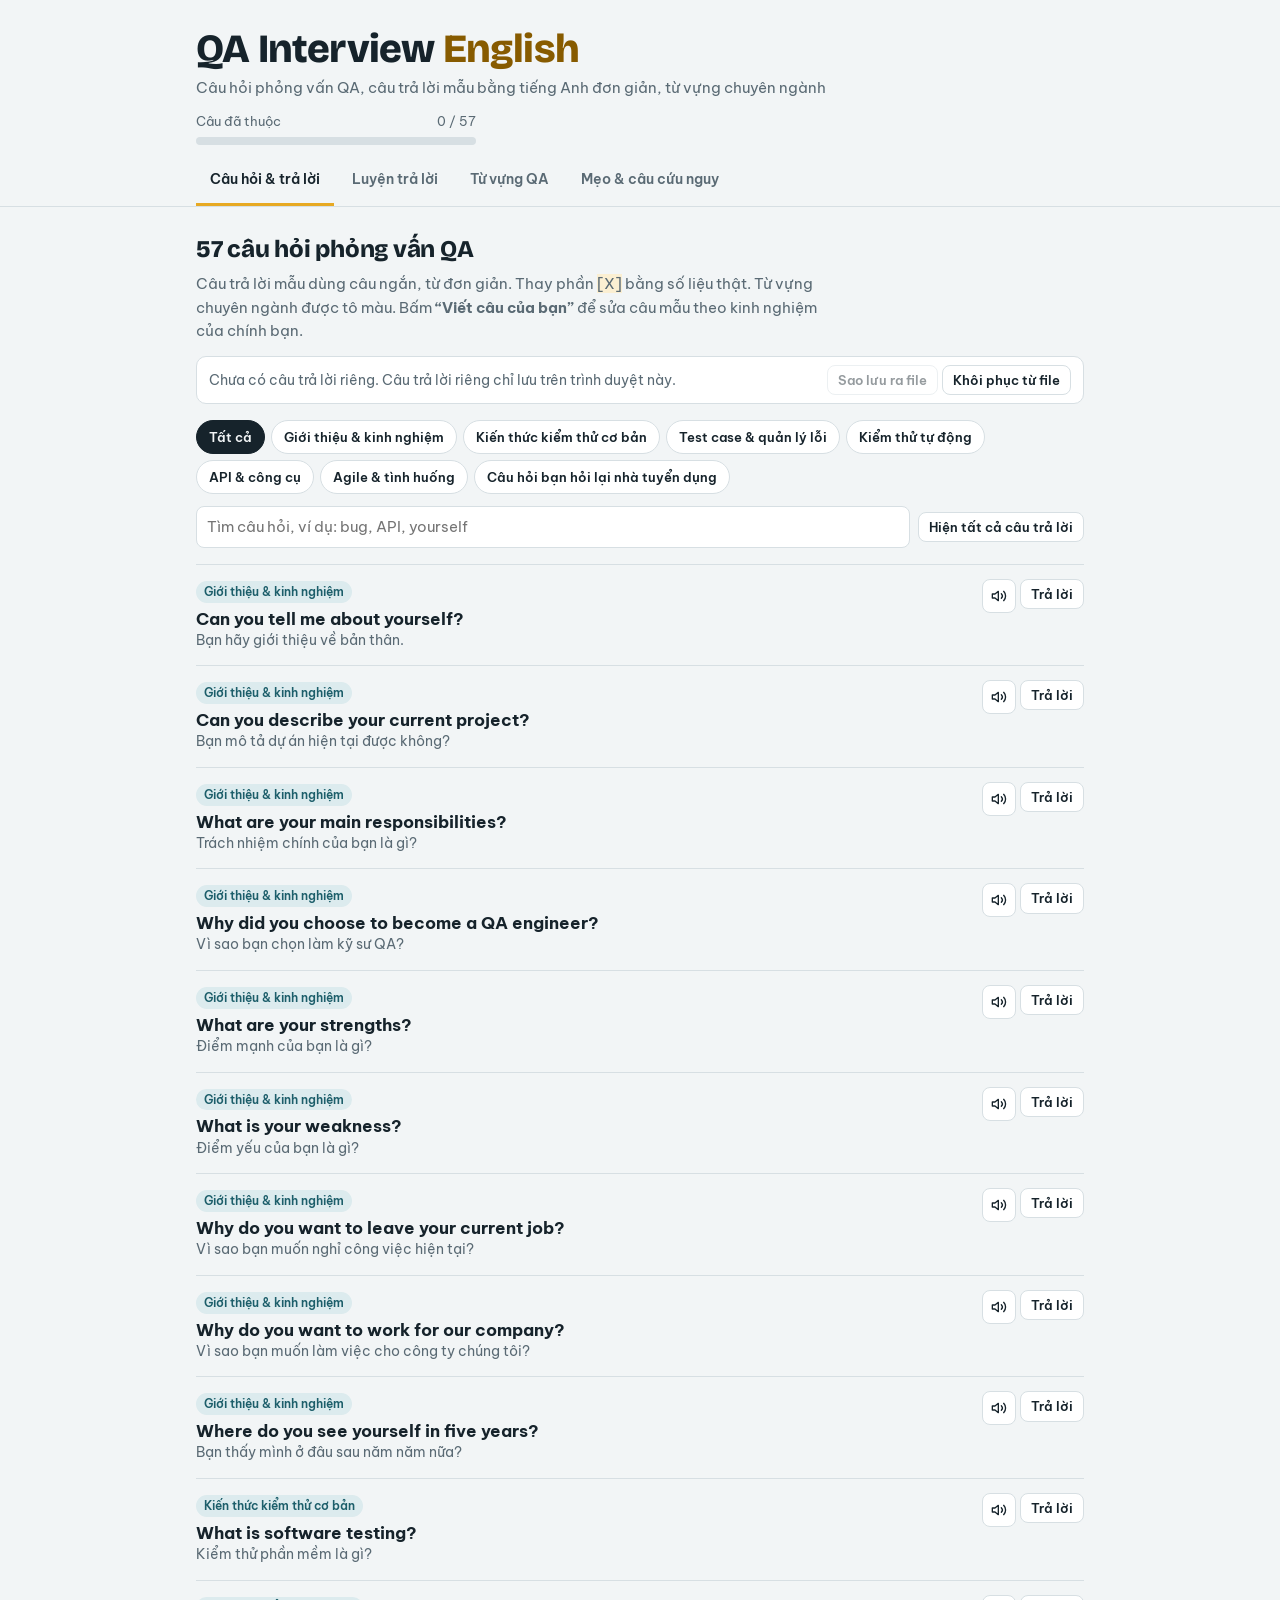
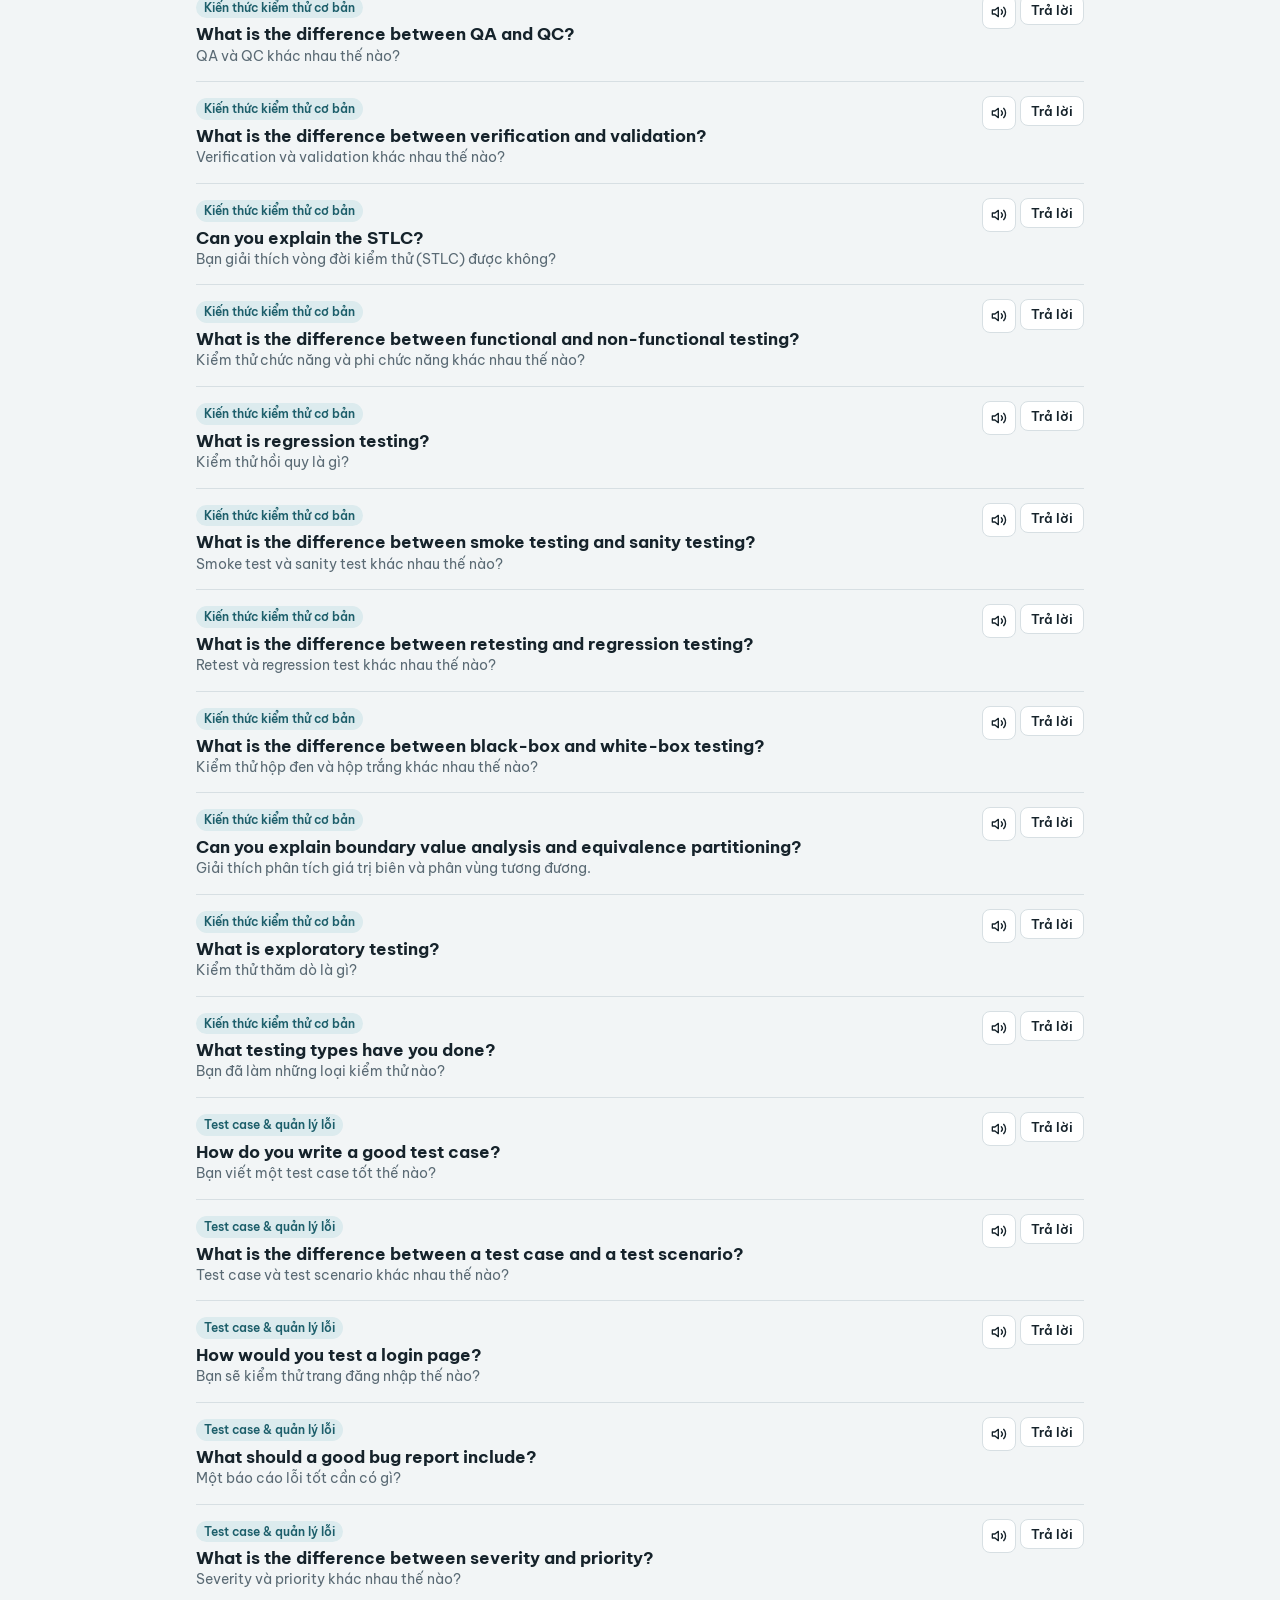
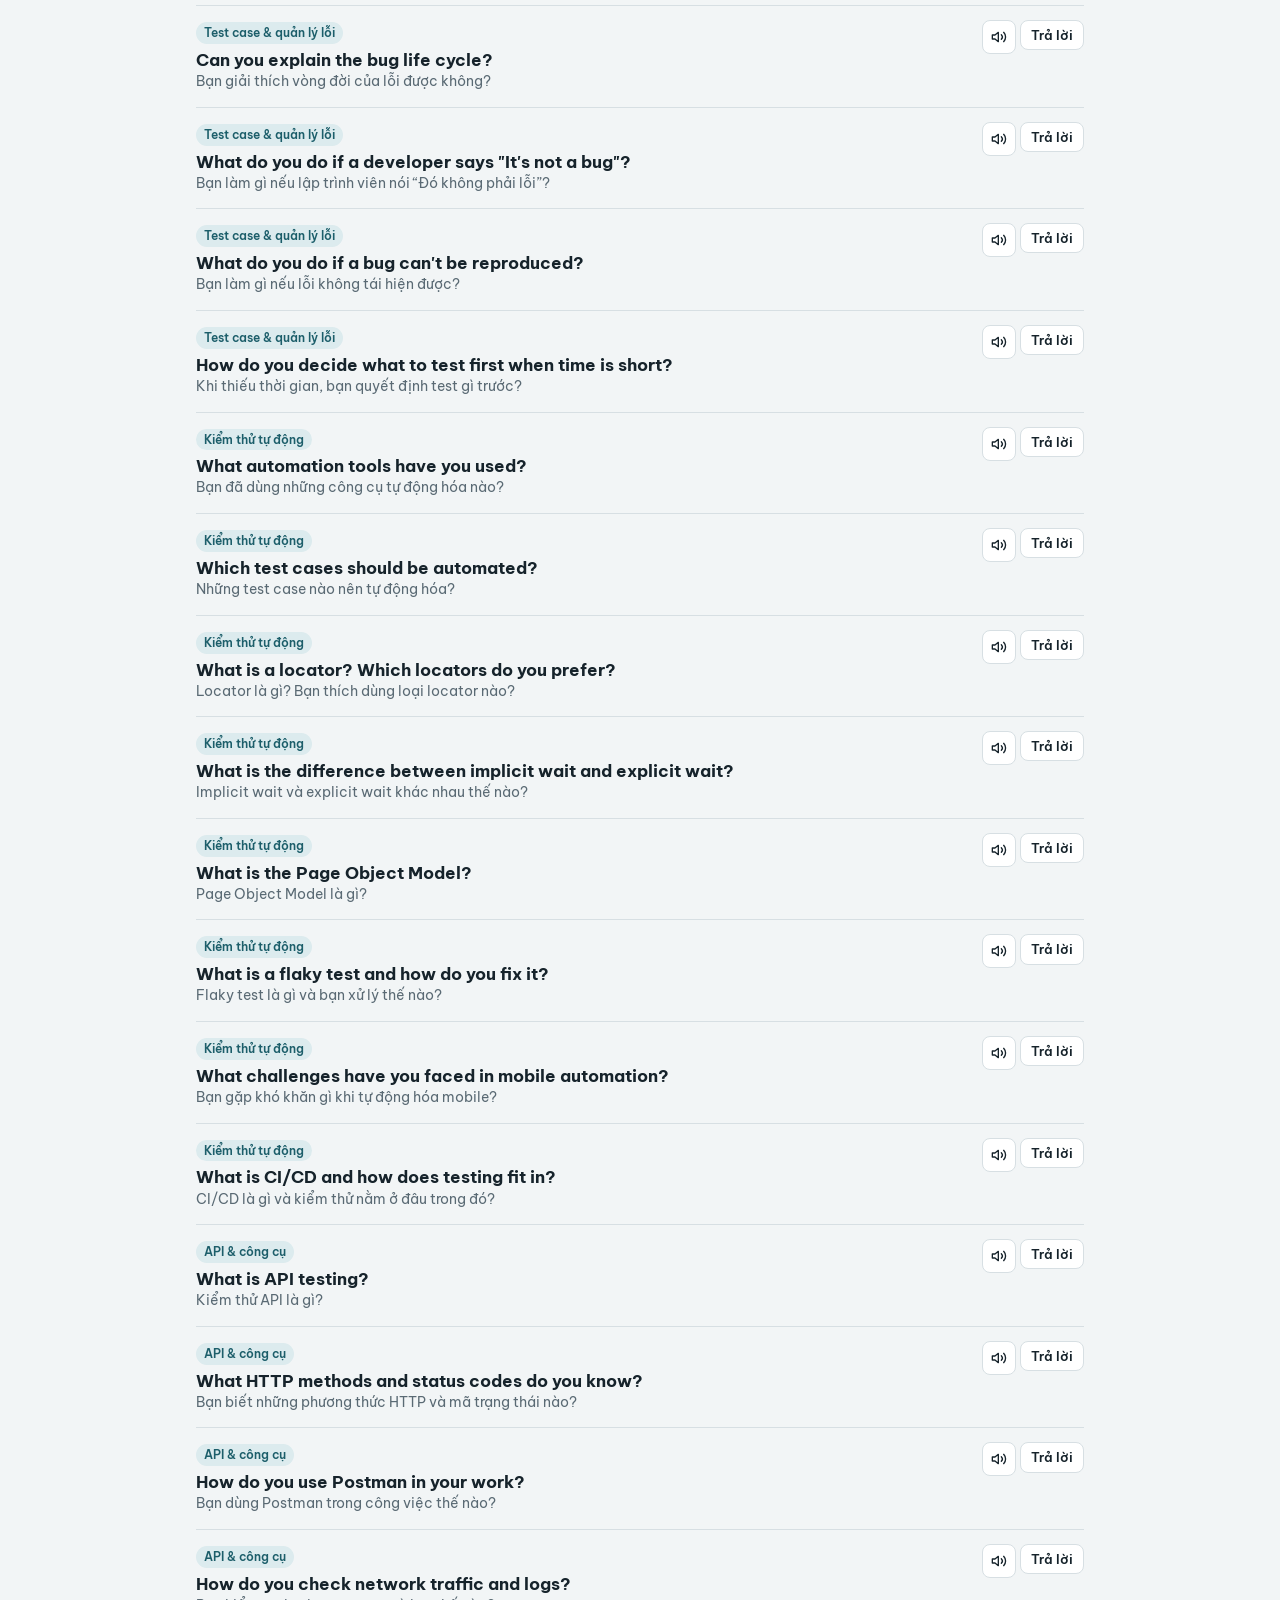
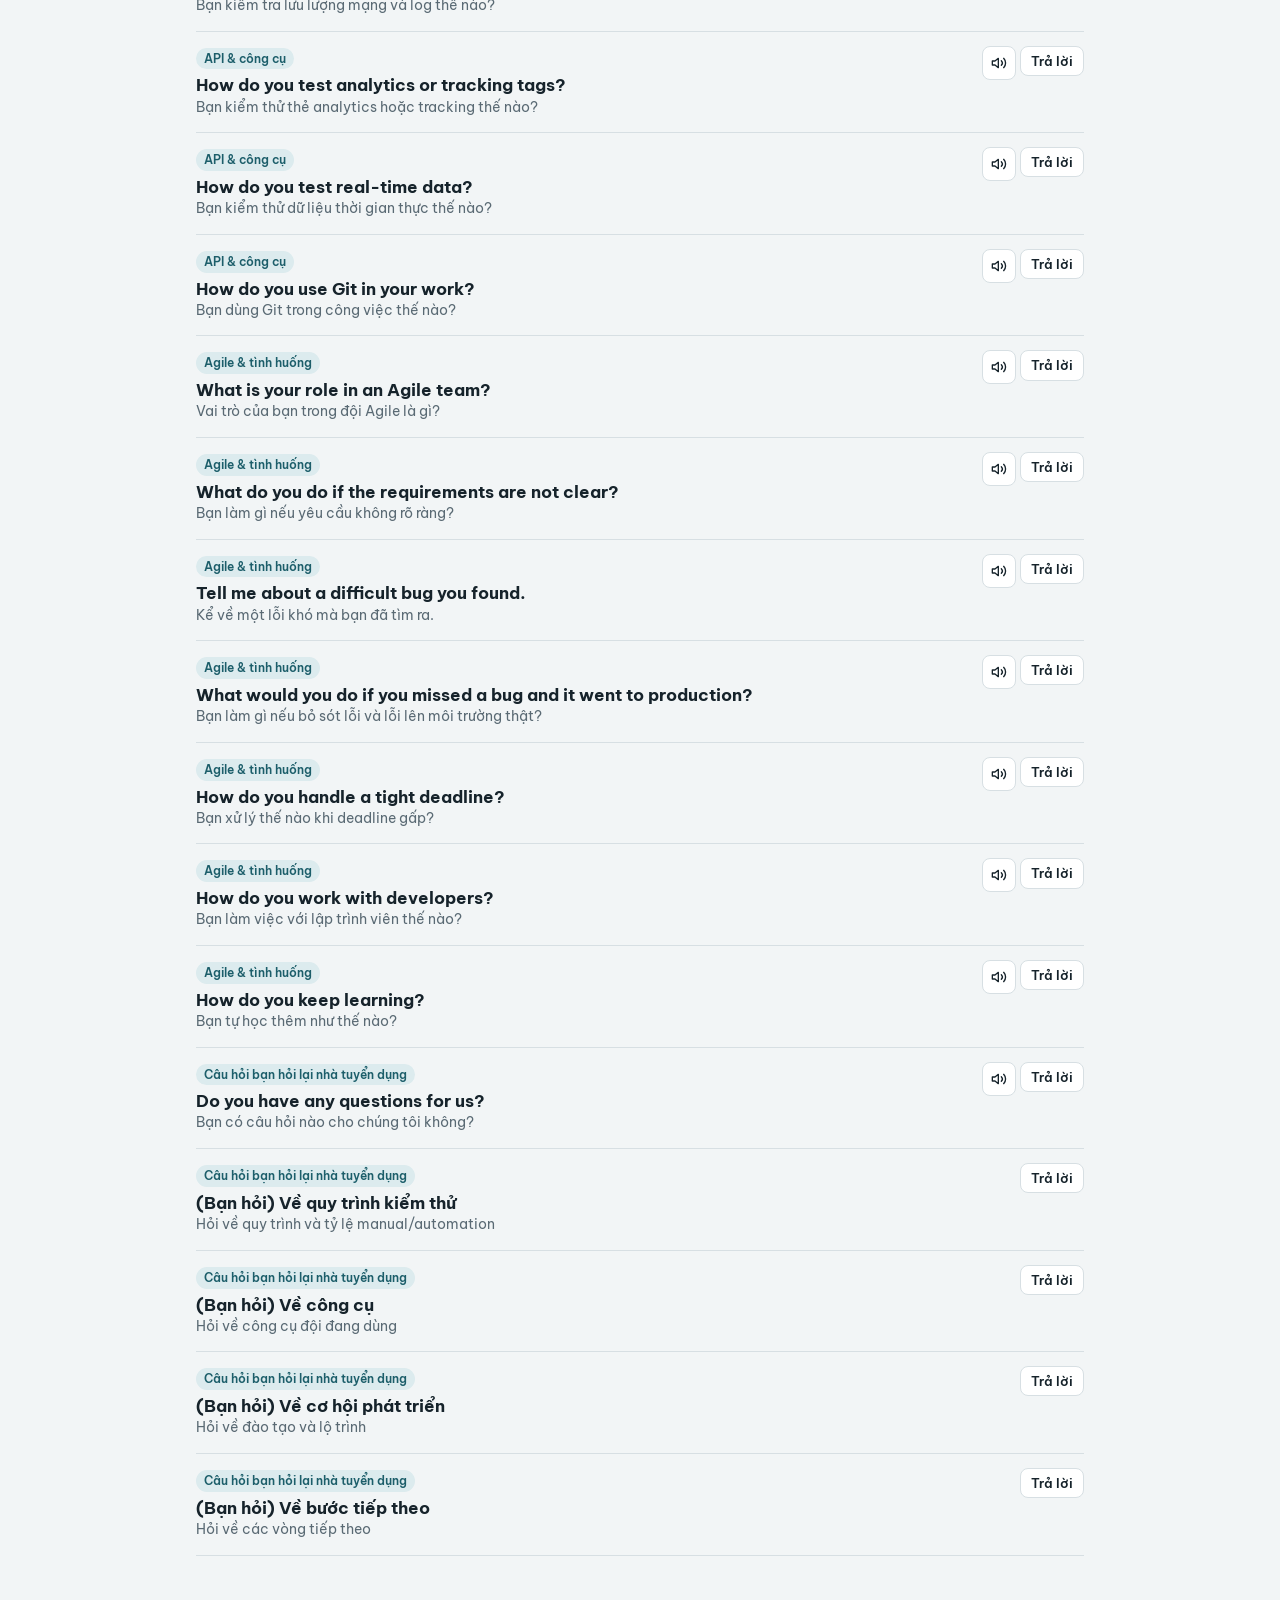
<file: index.html>
<!doctype html>
<html lang="vi">
<head>
<meta charset="utf-8">
<meta name="viewport" content="width=device-width,initial-scale=1">
<meta name="description" content="Luyện phỏng vấn QA bằng tiếng Anh">
<title>QA Interview English</title>
<link rel="preconnect" href="https://fonts.googleapis.com">
<link rel="stylesheet" href="https://fonts.googleapis.com/css2?family=Be+Vietnam+Pro:wght@400;500;600;700&family=Bricolage+Grotesque:opsz,wght@12..96,600;12..96,800&display=swap">
<link rel="stylesheet" href="style.css">
</head>
<body>

<header class="top wrap">
  <div class="brand">
    <div>
      <h1>QA Interview <span class="num">English</span></h1>
      <p class="sub">Câu hỏi phỏng vấn QA, câu trả lời mẫu bằng tiếng Anh đơn giản, từ vựng chuyên ngành</p>
    </div>
    <div class="meter" aria-live="polite">
      <div class="row"><span>Câu đã thuộc</span><span id="meterTxt"></span></div>
      <div class="bar"><i id="meterBar" style="width:0%"></i></div>
    </div>
  </div>
</header>
<nav class="tabs" aria-label="Mục">
  <div class="wrap">
    <a href="#cau-hoi" data-v="cau-hoi">Câu hỏi &amp; trả lời</a>
    <a href="#luyen-noi" data-v="luyen-noi">Luyện trả lời</a>
    <a href="#tu-vung" data-v="tu-vung">Từ vựng QA</a>
    <a href="#meo" data-v="meo">Mẹo &amp; câu cứu nguy</a>
  </div>
</nav>
<main class="wrap">
  <section id="v-cau-hoi" hidden></section>
  <section id="v-luyen-noi" hidden></section>
  <section id="v-tu-vung" hidden></section>
  <section id="v-meo" hidden></section>
</main>

<script src="data.js"></script>
<script src="app.js"></script>
</body>
</html>
</file>
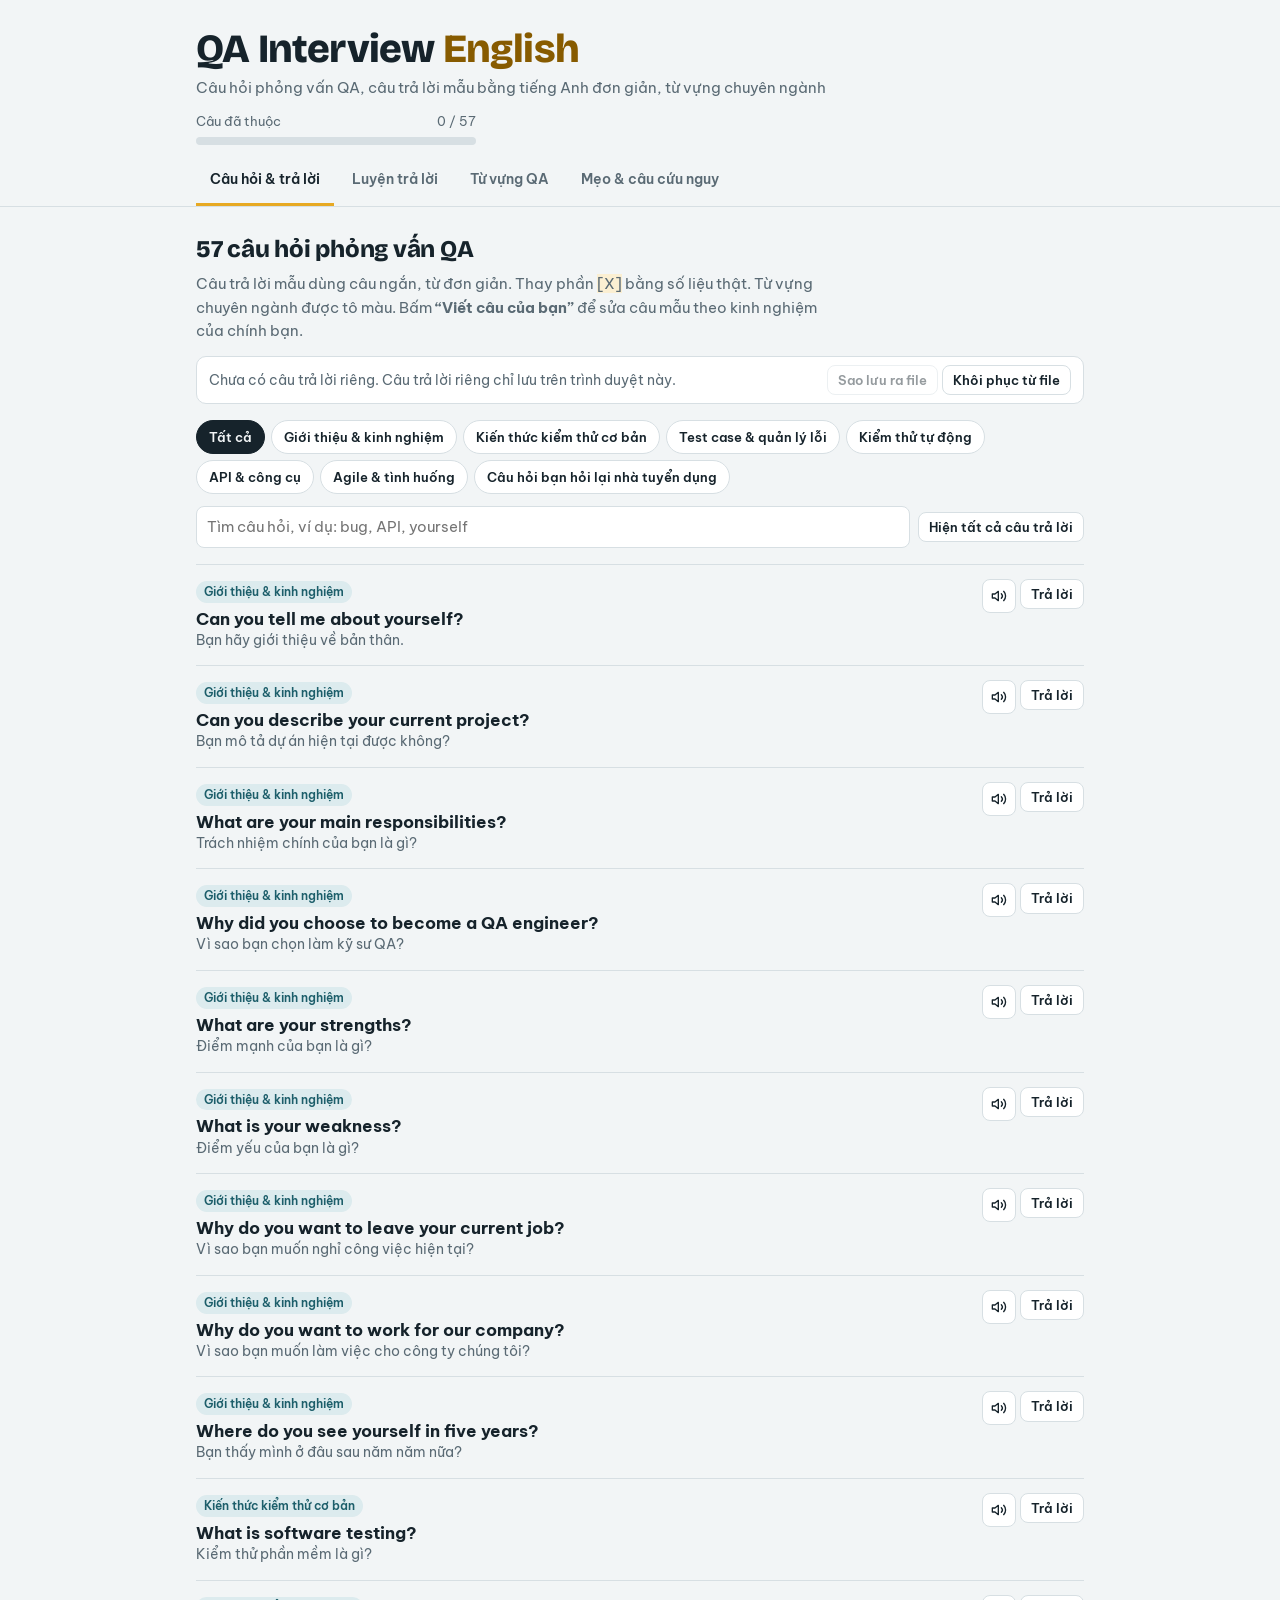
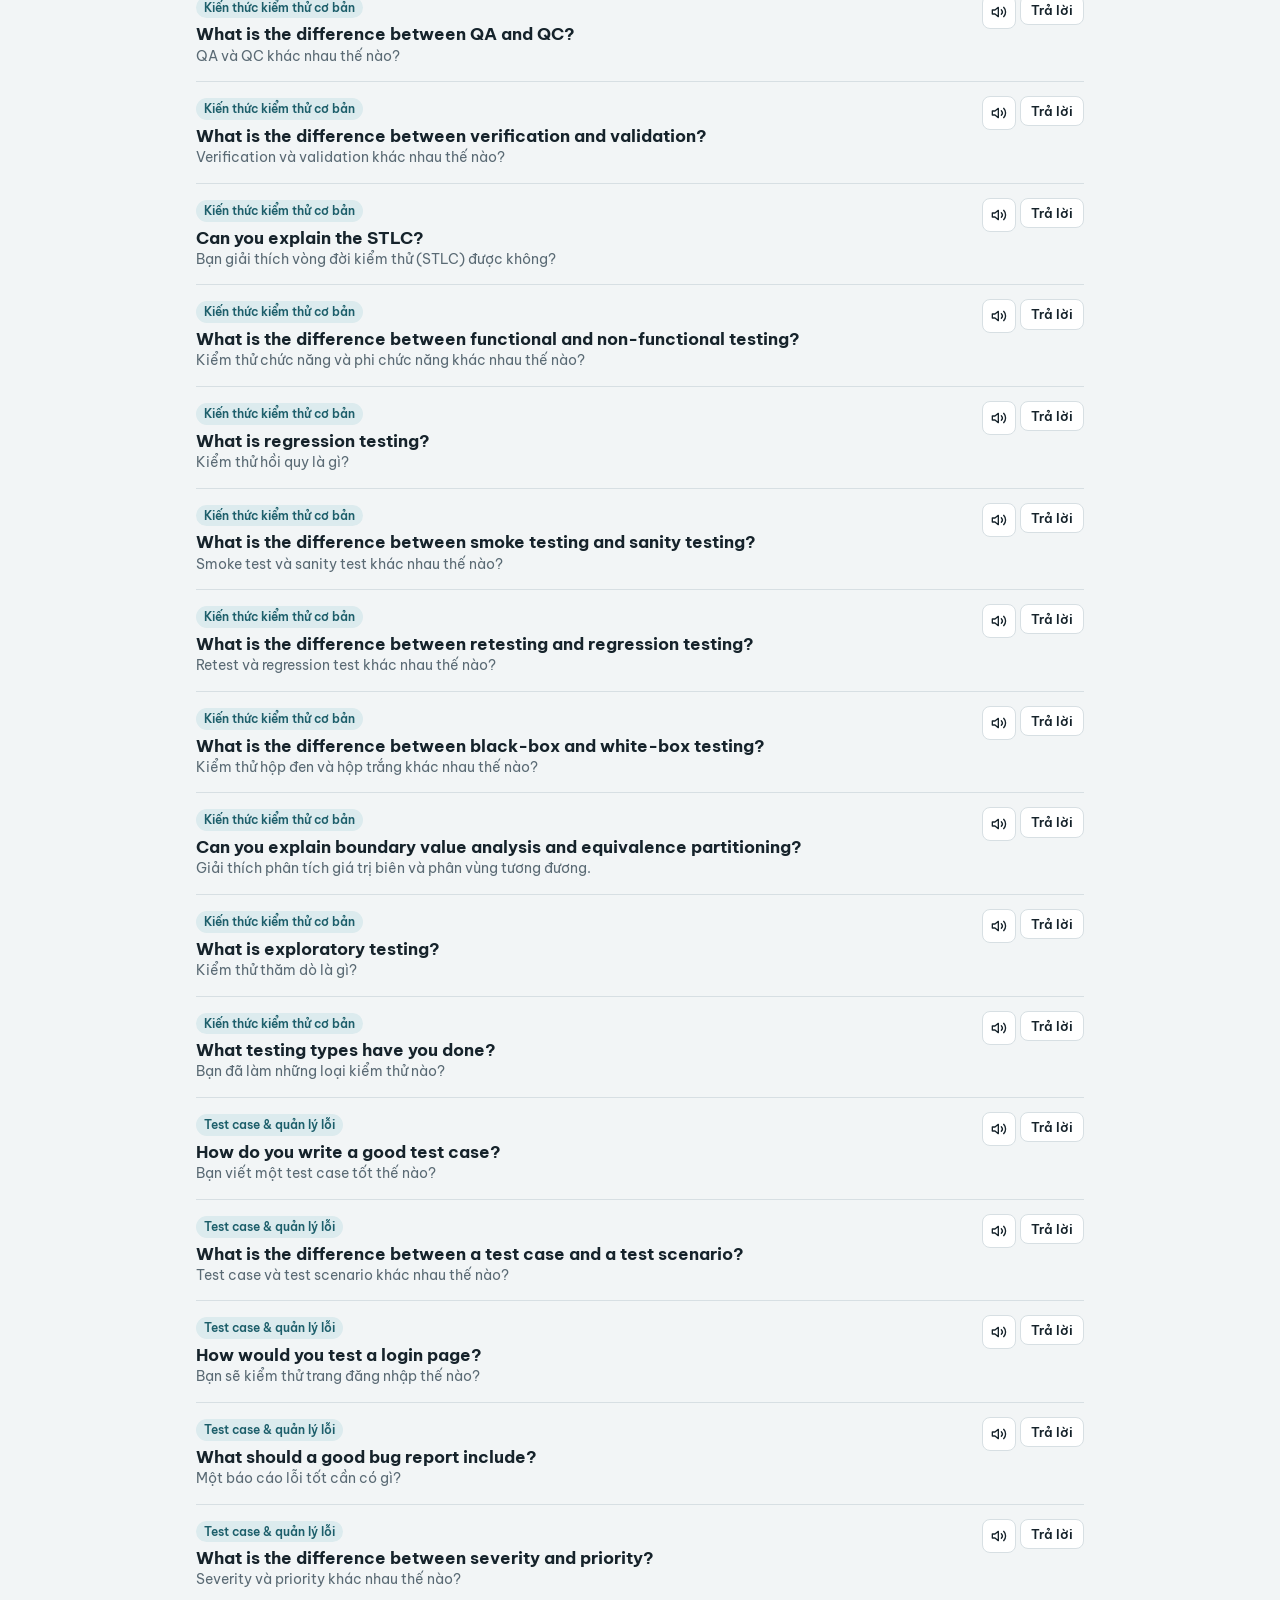
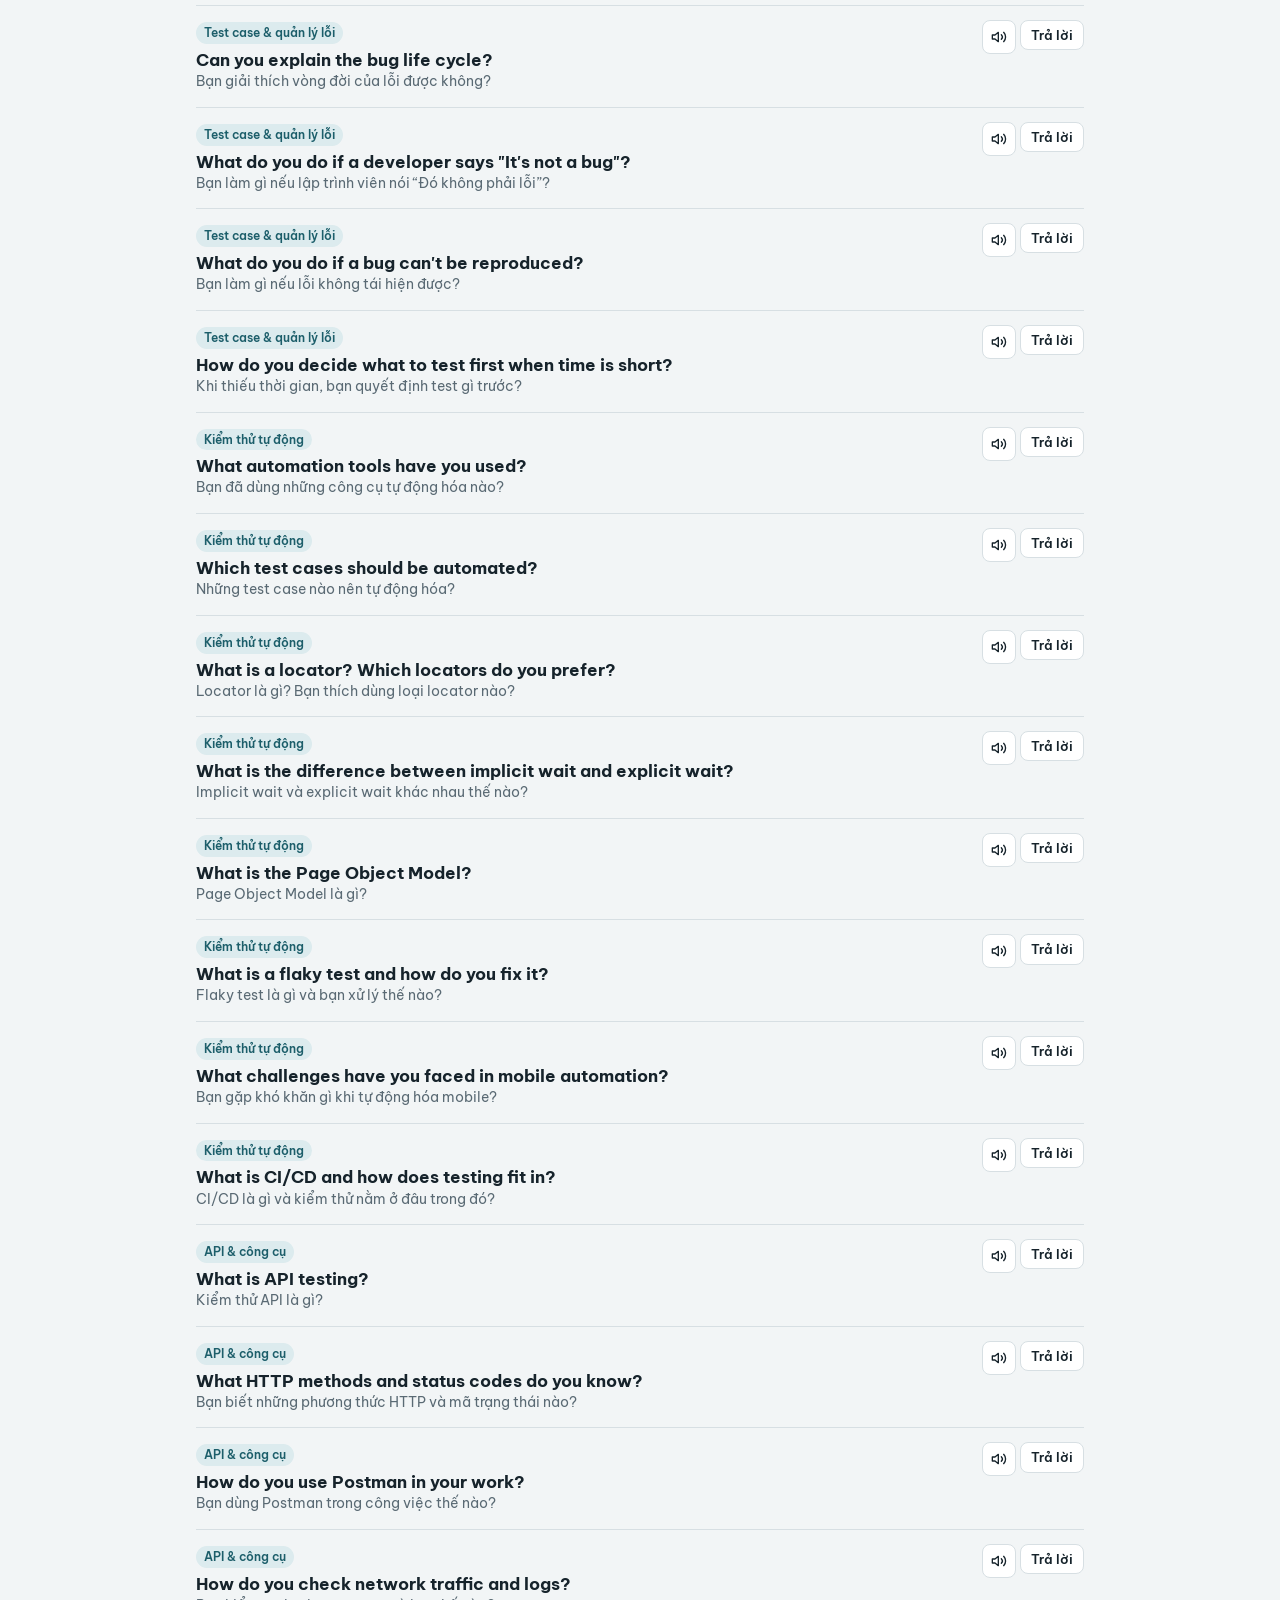
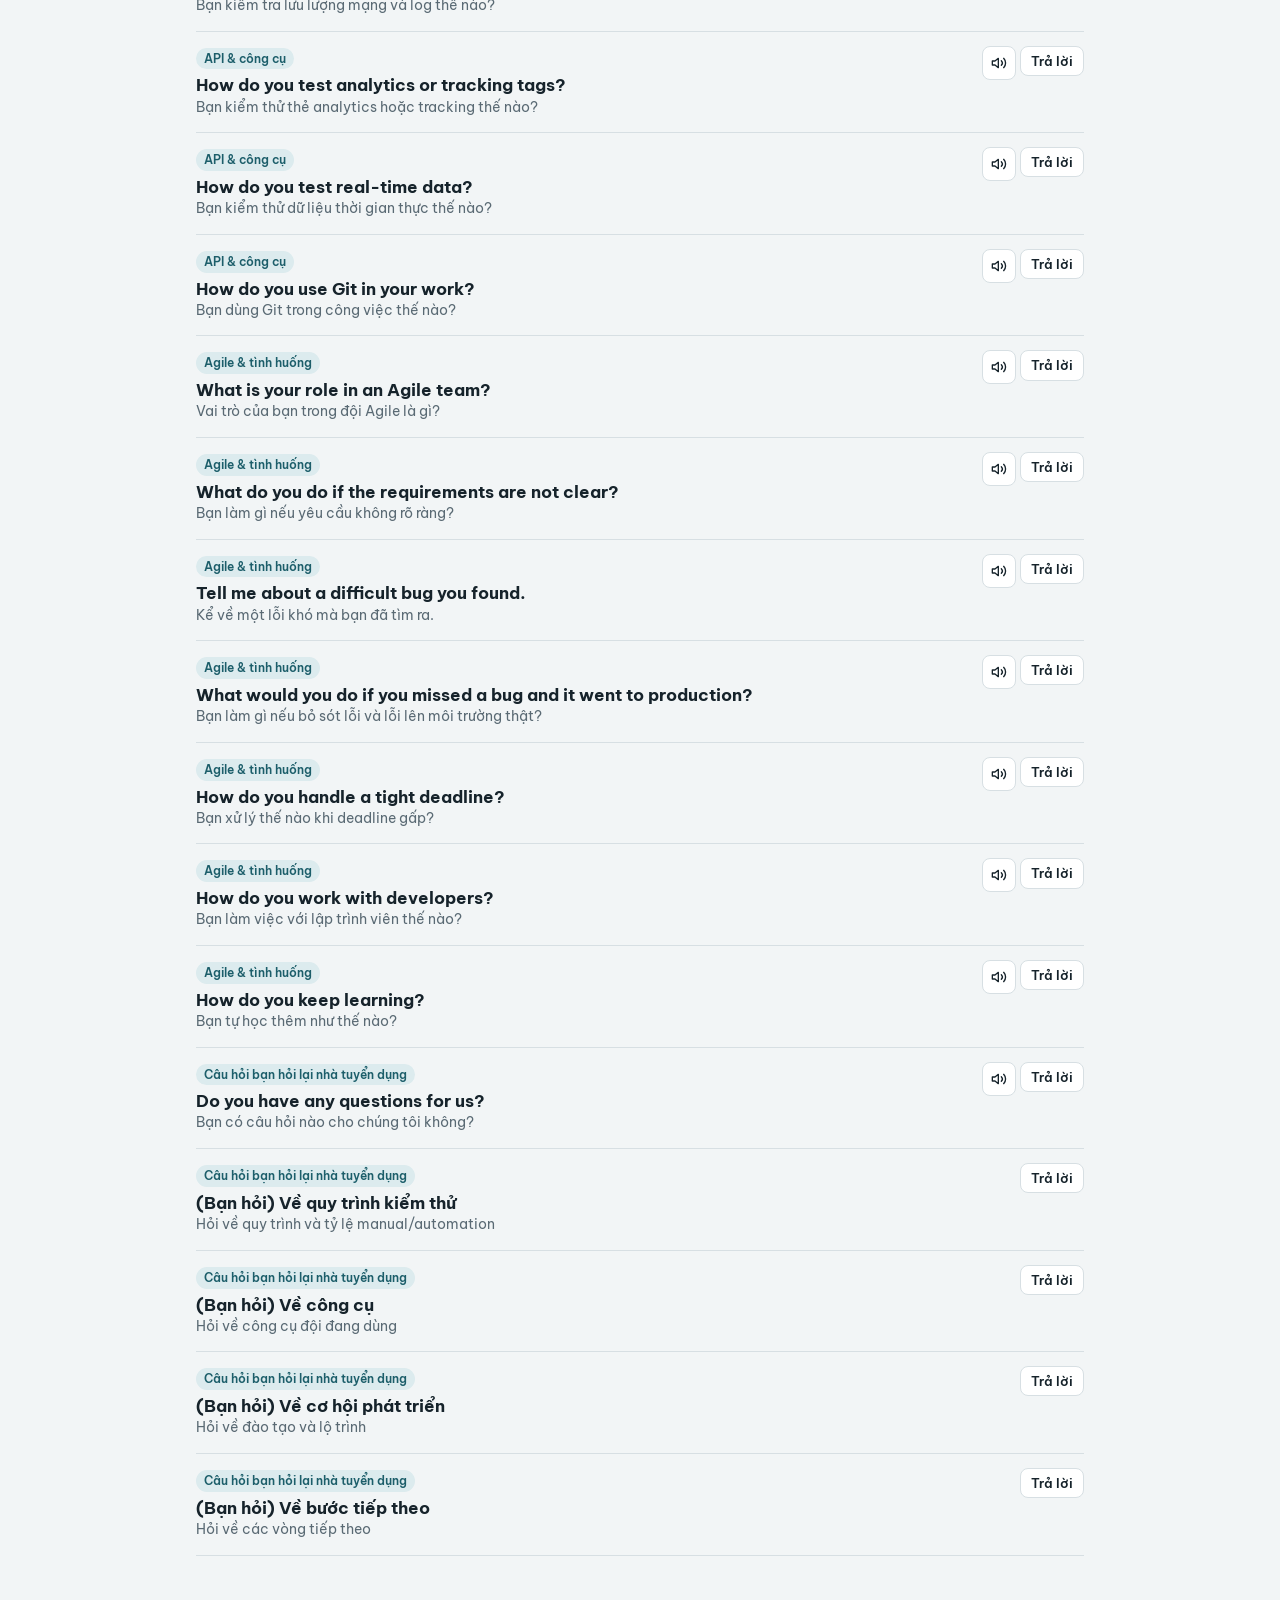
<file: qa-interview.html>
<!doctype html>
<meta charset="utf-8">
<title>QA Interview English</title>
<meta http-equiv="refresh" content="0; url=index.html">
<script>location.replace('index.html' + location.hash);</script>
<a href="index.html">QA Interview English</a>
</file>
<file: style.css>
body{margin:0}
img{max-width:100%}
[hidden]{display:none!important}

/* Layout: sổ tay học mỗi ngày — header có tiến độ, thanh tab, một cột nội dung rộng tối đa 920px */
:root{
  --paper:#F2F5F6; --card:#FFFFFF; --ink:#16232B; --muted:#5A6A74; --line:#D7DFE3;
  --sea:#1C5E6A; --sea-soft:#DCEBEE; --gold:#E7A923; --gold-ink:#875B00; --gold-soft:#FBEFD2;
  --good:#2D7A4C; --good-soft:#DDF0E3; --bad:#B23A2E; --bad-soft:#F7E0DC;
  --f-display:"Bricolage Grotesque","Be Vietnam Pro",system-ui,sans-serif;
  --f-body:"Be Vietnam Pro",system-ui,-apple-system,"Segoe UI",sans-serif;
  --r:10px; color-scheme:light;
}
@media (prefers-color-scheme: dark){:root{
  --paper:#0F171B; --card:#162127; --ink:#E4ECEF; --muted:#97A8B1; --line:#27353C;
  --sea:#6CB8C5; --sea-soft:#1A3238; --gold:#F0B83A; --gold-ink:#F0B83A; --gold-soft:#33290F;
  --good:#6CC28E; --good-soft:#163024; --bad:#F08A7E; --bad-soft:#3A1D19; color-scheme:dark}}
*{box-sizing:border-box}
body{background:var(--paper);color:var(--ink);font-family:var(--f-body);font-size:15px;line-height:1.55}
body::before{content:"";position:fixed;inset:0 0 auto;height:env(safe-area-inset-top,0px);z-index:10;background:var(--paper)}
.wrap{max-width:920px;margin:0 auto;padding-left:max(16px,env(safe-area-inset-left,0px));padding-right:max(16px,env(safe-area-inset-right,0px))}
header.top{padding-block:28px 12px}
.brand{display:flex;flex-wrap:wrap;align-items:flex-end;justify-content:space-between;gap:12px 24px}
h1{font-family:var(--f-display);font-weight:800;font-size:clamp(28px,5vw,40px);line-height:1.05;margin:0;letter-spacing:-.02em;text-wrap:balance}
h1 .num{color:var(--gold-ink)}
.sub{color:var(--muted);margin:6px 0 0}
.meter{min-width:220px;flex:0 1 280px}
.meter .row{display:flex;justify-content:space-between;font-size:13px;color:var(--muted);font-variant-numeric:tabular-nums}
.bar{height:8px;background:var(--line);border-radius:99px;overflow:hidden;margin-top:6px}
.bar>i{display:block;height:100%;background:var(--gold);border-radius:99px;transition:width .4s}
nav.tabs{position:sticky;top:env(safe-area-inset-top,0px);z-index:5;background:var(--paper);border-bottom:1px solid var(--line)}
nav.tabs .wrap{display:flex;gap:4px;overflow-x:auto;scrollbar-width:none}
nav.tabs a{flex:0 0 auto;padding:12px 14px;color:var(--muted);text-decoration:none;font-weight:600;font-size:14px;border-bottom:3px solid transparent}
nav.tabs a[aria-current="page"]{color:var(--ink);border-color:var(--gold)}
nav.tabs a:focus-visible,button:focus-visible,select:focus-visible,input:focus-visible{outline:2px solid var(--sea);outline-offset:2px}
main{padding-block:24px 64px}
h2{font-family:var(--f-display);font-weight:800;font-size:24px;margin:0 0 4px;letter-spacing:-.01em;text-wrap:balance}
h3{font-size:16px;margin:0}
.lead{color:var(--muted);margin:0 0 20px;max-width:65ch}
.label{font-size:11px;letter-spacing:.08em;text-transform:uppercase;color:var(--muted);font-weight:600}
button,.btn{font:inherit;font-weight:600;font-size:14px;border-radius:8px;border:1px solid var(--line);background:var(--card);color:var(--ink);padding:8px 14px;cursor:pointer}
button:hover{border-color:var(--sea)}
button.primary{background:var(--sea);border-color:var(--sea);color:var(--paper)}
button.ghost{background:transparent}
button.small{padding:4px 10px;font-size:13px}
button[disabled]{opacity:.45;cursor:default}
select,input[type=text]{font:inherit;font-size:15px;padding:8px 10px;border-radius:8px;border:1px solid var(--line);background:var(--card);color:var(--ink);max-width:100%}
.toolbar{display:flex;flex-wrap:wrap;gap:8px;align-items:center;margin-bottom:16px}
.toolbar .grow{flex:1}

/* Lộ trình */
.method{display:grid;grid-template-columns:repeat(auto-fit,minmax(190px,1fr));gap:12px;margin:0 0 28px;padding:0;list-style:none;counter-reset:m}
.method li{background:var(--card);border:1px solid var(--line);border-radius:var(--r);padding:14px;counter-increment:m}
.method li::before{content:"Bước " counter(m);display:block;font-size:11px;letter-spacing:.08em;text-transform:uppercase;color:var(--gold-ink);font-weight:700;margin-bottom:4px}
.method b{display:block}
.method span{color:var(--muted);font-size:13.5px}
.phase{margin-bottom:28px}
.phase-head{display:flex;flex-wrap:wrap;gap:4px 16px;align-items:baseline;margin-bottom:10px}
.phase-head .gram{font-size:13px;color:var(--sea);font-weight:600}
.days{display:grid;grid-template-columns:repeat(auto-fill,minmax(150px,1fr));gap:8px}
.day{display:flex;flex-direction:column;gap:2px;text-align:left;padding:10px 12px;border-radius:var(--r);border:1px solid var(--line);background:var(--card);cursor:pointer;font-weight:400}
.day .d{font-weight:700;font-variant-numeric:tabular-nums}
.day .t{font-size:12.5px;color:var(--muted);line-height:1.35}
.day.done{background:var(--good-soft);border-color:transparent}
.day.done .d::after{content:" ✓";color:var(--good)}
.day.wk{background:var(--sea-soft);border-color:transparent}
.day .d{font-size:14.5px;line-height:1.3}
.day.today{border-color:var(--gold);box-shadow:inset 0 0 0 1px var(--gold)}

/* Học */
.daybar{display:flex;flex-wrap:wrap;align-items:center;gap:10px;margin-bottom:6px}
.daybar h2{margin:0;flex:1 1 auto}
.review-note{background:var(--gold-soft);color:var(--ink);border-radius:8px;padding:10px 14px;font-size:14px;margin:12px 0 18px}
.review-note a{color:var(--gold-ink);font-weight:600}
.slist{list-style:none;margin:0;padding:0;border-top:1px solid var(--line)}
.slist li{display:grid;grid-template-columns:44px 1fr auto;gap:4px 10px;padding:12px 0;border-bottom:1px solid var(--line);align-items:start}
.slist .n{font-variant-numeric:tabular-nums;color:var(--muted);font-size:13px;padding-top:2px}
.slist .txt{min-width:0}
.slist .en{font-weight:600;font-size:16px}
.slist .vi{color:var(--muted)}
.slist .acts{display:flex;gap:4px}
.icon{width:34px;height:34px;padding:0;display:inline-grid;place-items:center;border-radius:8px}
.icon svg{width:16px;height:16px;fill:none;stroke:currentColor;stroke-width:2;stroke-linecap:round;stroke-linejoin:round}
.icon.on{color:var(--gold-ink);border-color:var(--gold);background:var(--gold-soft)}
.hide-en .en,.hide-vi .vi{filter:blur(6px);cursor:pointer;user-select:none}
.hide-en .en.show,.hide-vi .vi.show{filter:none}
.topic-tag{display:inline-block;font-size:11.5px;font-weight:600;color:var(--sea);background:var(--sea-soft);padding:2px 8px;border-radius:99px;margin:14px 0 4px}

/* Ôn tập */
.setup{display:grid;grid-template-columns:repeat(auto-fit,minmax(200px,1fr));gap:12px;background:var(--card);border:1px solid var(--line);border-radius:var(--r);padding:16px;margin-bottom:20px}
.setup label{display:flex;flex-direction:column;gap:4px;font-size:13px;color:var(--muted);font-weight:600}
.setup .go{display:flex;align-items:flex-end}
.modes{display:flex;flex-wrap:wrap;gap:6px;grid-column:1/-1}
.modes button{font-weight:600}
.modes button[aria-pressed="true"]{background:var(--ink);color:var(--paper);border-color:var(--ink)}
.qbox{background:var(--card);border:1px solid var(--line);border-radius:var(--r);padding:20px;max-width:680px}
.qhead{display:flex;justify-content:space-between;font-size:13px;color:var(--muted);font-variant-numeric:tabular-nums;margin-bottom:12px}
.prompt{font-size:20px;font-weight:600;line-height:1.4;margin:0 0 6px}
.hint{color:var(--muted);margin:0 0 16px}
.opts{display:grid;gap:8px}
.opts button{text-align:left;font-weight:500;padding:12px 14px}
.opts button.right{background:var(--good-soft);border-color:var(--good)}
.opts button.wrong{background:var(--bad-soft);border-color:var(--bad)}
.answer{margin-top:14px;padding:12px 14px;border-radius:8px;background:var(--paper)}
.answer.ok{background:var(--good-soft)}
.answer.no{background:var(--bad-soft)}
.answer .en{font-weight:600}
.qfoot{display:flex;flex-wrap:wrap;gap:8px;margin-top:16px}
.flash{min-height:150px;display:flex;flex-direction:column;justify-content:center;align-items:center;text-align:center;gap:10px;cursor:pointer;border:1px dashed var(--line);border-radius:var(--r);padding:20px}
.flash .back{font-size:20px;font-weight:700;color:var(--sea)}
.result{text-align:center;padding:10px}
.result .big{font-family:var(--f-display);font-size:48px;font-weight:800;font-variant-numeric:tabular-nums}
.qlist{list-style:none;padding:0;margin:0;counter-reset:q}
.qlist li{counter-increment:q;padding:10px 0;border-bottom:1px solid var(--line);display:grid;grid-template-columns:44px 1fr;gap:2px 10px}
.qlist li::before{content:counter(q);color:var(--muted);font-variant-numeric:tabular-nums;font-size:13px;padding-top:2px}
.qlist .q{min-width:0}
.qlist details summary{cursor:pointer;color:var(--sea);font-size:13.5px;font-weight:600}
.qlist details p{margin:4px 0 0;font-weight:600}

/* Từ vựng */
.vgrid{display:grid;grid-template-columns:repeat(auto-fill,minmax(250px,1fr));gap:16px}
.vbox{background:var(--card);border:1px solid var(--line);border-radius:var(--r);padding:10px 14px;margin:0 0 14px;max-width:560px}
.vbox summary{cursor:pointer;font-weight:600;font-size:14px;color:var(--sea)}
.vbox table{width:100%;border-collapse:collapse;font-size:14px;margin-top:6px}
.vbox td{padding:5px 8px 5px 0;border-top:1px solid var(--line);vertical-align:top}
.vbox td.w{font-weight:600}.vbox td.p{color:var(--muted);font-size:12px;font-style:italic;width:44px}
.dlg{margin-top:28px;background:var(--card);border:1px solid var(--line);border-radius:var(--r);padding:18px;scroll-margin-top:60px}
.dlg-head{display:flex;flex-wrap:wrap;justify-content:space-between;align-items:flex-start;gap:8px}
.dlg-head h3{font-family:var(--f-display);font-size:19px;font-weight:800;text-wrap:balance}
.pill{font-size:12.5px;font-weight:600;background:var(--good-soft);color:var(--good);padding:3px 10px;border-radius:99px;font-variant-numeric:tabular-nums}
.dlg .modes{margin-bottom:4px}
.chat{display:flex;flex-direction:column;gap:10px;margin:14px 0;max-width:640px}
.msg{display:flex;flex-direction:column;max-width:85%}
.msg .b{padding:10px 14px;border-radius:14px;line-height:1.45}
.msg .en{font-weight:600}
.msg .vi{color:var(--muted);font-size:13.5px;margin-top:2px}
.msg.them{align-self:flex-start}
.msg.them .b{background:var(--sea-soft);border-bottom-left-radius:4px}
.msg.me{align-self:flex-end;align-items:flex-end}
.msg.me .b{background:var(--paper);border:1px solid var(--line);border-bottom-right-radius:4px}
.msg.me.ok .b{background:var(--good-soft);border-color:transparent}
.msg.me.no .b{background:var(--bad-soft);border-color:transparent}
.msg .tools{display:flex;gap:2px;margin-top:2px}
.msg .tools button{border:0;padding:2px 8px;font-size:12.5px;color:var(--sea)}
.timer{height:6px;background:var(--line);border-radius:99px;overflow:hidden;max-width:640px}
.timer i{display:block;height:100%;width:100%;background:var(--sea);border-radius:99px;transition:width .1s linear}
.timer i.low{background:var(--bad)}
.tlabel{display:flex;justify-content:space-between;max-width:640px;font-size:12.5px;color:var(--muted);font-variant-numeric:tabular-nums;margin-top:4px}
.dlg .opts{max-width:640px}
.dlg-result{display:flex;flex-wrap:wrap;gap:12px 32px;margin-top:6px}
.dlg-result .big{font-family:var(--f-display);font-size:30px;font-weight:800;font-variant-numeric:tabular-nums}
.vcard{background:var(--card);border:1px solid var(--line);border-radius:var(--r);padding:14px}
.vcard h3{margin-bottom:8px;font-size:15px}
.vcard table{width:100%;border-collapse:collapse;font-size:14px}
.vcard td{padding:5px 0;border-top:1px solid var(--line);vertical-align:top}
.vcard td.w{font-weight:600}
.vcard td.p{color:var(--muted);font-size:12px;width:44px;font-style:italic}
.vcard .qb{margin-top:10px}

/* Ngữ pháp */
.tsum{overflow-x:auto;margin-bottom:24px;border:1px solid var(--line);border-radius:var(--r);background:var(--card)}
.tsum table{border-collapse:collapse;width:100%;min-width:620px;font-size:14px}
.tsum th,.tsum td{padding:10px 12px;text-align:left;border-bottom:1px solid var(--line);vertical-align:top}
.tsum th{font-size:11px;letter-spacing:.08em;text-transform:uppercase;color:var(--muted)}
.tsum tr:last-child td{border-bottom:0}
.tsum code,.gcard code{font-family:ui-monospace,"SF Mono",Menlo,monospace;font-size:13px;color:var(--sea)}
.gcard{background:var(--card);border:1px solid var(--line);border-radius:var(--r);padding:18px;margin-bottom:16px}
.gcard h3{font-family:var(--f-display);font-size:20px;font-weight:800}
.gcard .en-name{color:var(--muted);font-weight:500;font-size:14px;margin-left:6px}
.gcols{display:grid;grid-template-columns:repeat(auto-fit,minmax(260px,1fr));gap:16px;margin-top:12px}
.gcols>div{min-width:0}
.gcard ul{margin:4px 0 0;padding-left:18px}
.forms{width:100%;border-collapse:collapse;font-size:14px;margin-top:4px}
.forms td{padding:6px 8px 6px 0;border-top:1px solid var(--line);vertical-align:top}
.forms td:first-child{font-weight:600;width:92px}
.forms .ex{color:var(--muted);font-size:13px}
.tip{margin-top:12px;background:var(--gold-soft);padding:10px 12px;border-radius:8px;font-size:14px}
.signal{margin-top:10px;font-size:14px}
.gex{margin-top:14px;border-top:1px solid var(--line);padding-top:12px}
.gq{margin:10px 0}
.gq p{margin:0 0 6px;font-weight:600}
.gq .chips{display:flex;flex-wrap:wrap;gap:6px}
.gq .chips button{font-weight:500;padding:5px 12px}
.gq .chips button.right{background:var(--good-soft);border-color:var(--good)}
.gq .chips button.wrong{background:var(--bad-soft);border-color:var(--bad)}
.muted{color:var(--muted)}
@media (max-width:520px){
  .slist li{grid-template-columns:34px 1fr;}
  .slist .acts{grid-column:2}
  .prompt{font-size:18px}
}
@media (prefers-reduced-motion:reduce){*{transition:none!important}}

.chips{display:flex;flex-wrap:wrap;gap:6px;margin-bottom:12px}
.chips button{font-weight:600;font-size:13px;padding:6px 12px;border-radius:99px}
.chips button[aria-pressed="true"]{background:var(--ink);color:var(--paper);border-color:var(--ink)}
.qa{list-style:none;margin:0;padding:0;border-top:1px solid var(--line)}
.qa>li{padding:14px 0;border-bottom:1px solid var(--line);display:grid;grid-template-columns:1fr auto;gap:6px 12px}
.qa .qtxt{min-width:0}
.qa .qen{font-weight:700;font-size:16.5px;line-height:1.4}
.qa .qvi{color:var(--muted);font-size:14px}
.qa .cat{font-size:11.5px;font-weight:600;color:var(--sea);background:var(--sea-soft);padding:2px 8px;border-radius:99px;display:inline-block;margin-bottom:4px}
.qa .acts{display:flex;gap:4px;align-items:flex-start}
.ans{grid-column:1/-1;background:var(--card);border:1px solid var(--line);border-radius:var(--r);padding:12px 14px;max-width:70ch}
.ans .aen{font-size:15.5px;line-height:1.6}
.ans .aen mark{background:var(--gold-soft);color:inherit;border-radius:3px;padding:0 2px}
.ans .avi{color:var(--muted);font-size:14px;margin-top:8px;padding-top:8px;border-top:1px dashed var(--line)}
.ans .tip{margin-top:10px}
.ans .row{display:flex;flex-wrap:wrap;gap:6px;margin-top:10px}
.qa .cat.mine{color:var(--gold-ink);background:var(--gold-soft);margin-left:4px}
.ans .sample{margin-top:10px;padding:8px 12px;border-radius:8px;background:var(--paper)}
.ans .sample summary{cursor:pointer;color:var(--sea);font-size:13.5px;font-weight:600}
.ans .sample .aen{margin-top:6px;font-size:14.5px}
.myedit label{display:flex;flex-direction:column;gap:4px;font-size:13px;font-weight:600;color:var(--ink);margin-bottom:10px}
.myedit textarea{font:inherit;font-size:15px;line-height:1.55;padding:8px 10px;border-radius:8px;border:1px solid var(--line);background:var(--paper);color:var(--ink);width:100%;resize:vertical}
.myedit textarea:focus-visible{outline:2px solid var(--sea);outline-offset:2px}
.mybar{display:flex;flex-wrap:wrap;justify-content:space-between;align-items:center;gap:8px 12px;font-size:13.5px;color:var(--muted);background:var(--card);border:1px solid var(--line);border-radius:var(--r);padding:8px 12px;margin:-6px 0 16px}
.mybar b{color:var(--ink)}
.mybar span:last-child{display:flex;flex-wrap:wrap;gap:4px}
.icon.ok{color:var(--good);border-color:var(--good);background:var(--good-soft)}
.stats{display:flex;flex-wrap:wrap;gap:8px 20px;font-size:13.5px;color:var(--muted);margin-bottom:14px;font-variant-numeric:tabular-nums}
.stats b{color:var(--ink)}
.search{flex:1 1 220px}
.ptimer{height:6px;background:var(--line);border-radius:99px;overflow:hidden;margin:4px 0}
.ptimer i{display:block;height:100%;background:var(--sea);width:100%;transition:width .2s linear}
.vt{overflow-x:auto;background:var(--card);border:1px solid var(--line);border-radius:var(--r);margin-bottom:18px}
.vt table{border-collapse:collapse;width:100%;min-width:560px;font-size:14px}
.vt th,.vt td{padding:8px 12px;border-bottom:1px solid var(--line);text-align:left;vertical-align:top}
.vt th{font-size:11px;letter-spacing:.08em;text-transform:uppercase;color:var(--muted)}
.vt tr:last-child td{border-bottom:0}
.vt td.w{font-weight:700;white-space:nowrap}
.vt td.ex{color:var(--muted)}
.vt td.s{width:44px}
.vt .icon{width:30px;height:30px}
.tips{display:grid;grid-template-columns:repeat(auto-fit,minmax(270px,1fr));gap:14px;margin-bottom:24px}
.tipc{background:var(--card);border:1px solid var(--line);border-radius:var(--r);padding:16px}
.tipc h3{margin-bottom:8px}
.tipc ol,.tipc ul{margin:0;padding-left:20px}
.tipc li{margin:4px 0}
.phr{list-style:none;margin:0;padding:0;border-top:1px solid var(--line)}
.phr li{display:grid;grid-template-columns:1fr auto;gap:2px 10px;padding:10px 0;border-bottom:1px solid var(--line)}
.phr .pen{font-weight:600}
.phr .pvi{color:var(--muted);font-size:14px}
.phr .sit{font-size:11px;letter-spacing:.06em;text-transform:uppercase;color:var(--gold-ink);font-weight:700;margin-top:14px;display:block}
</file>
